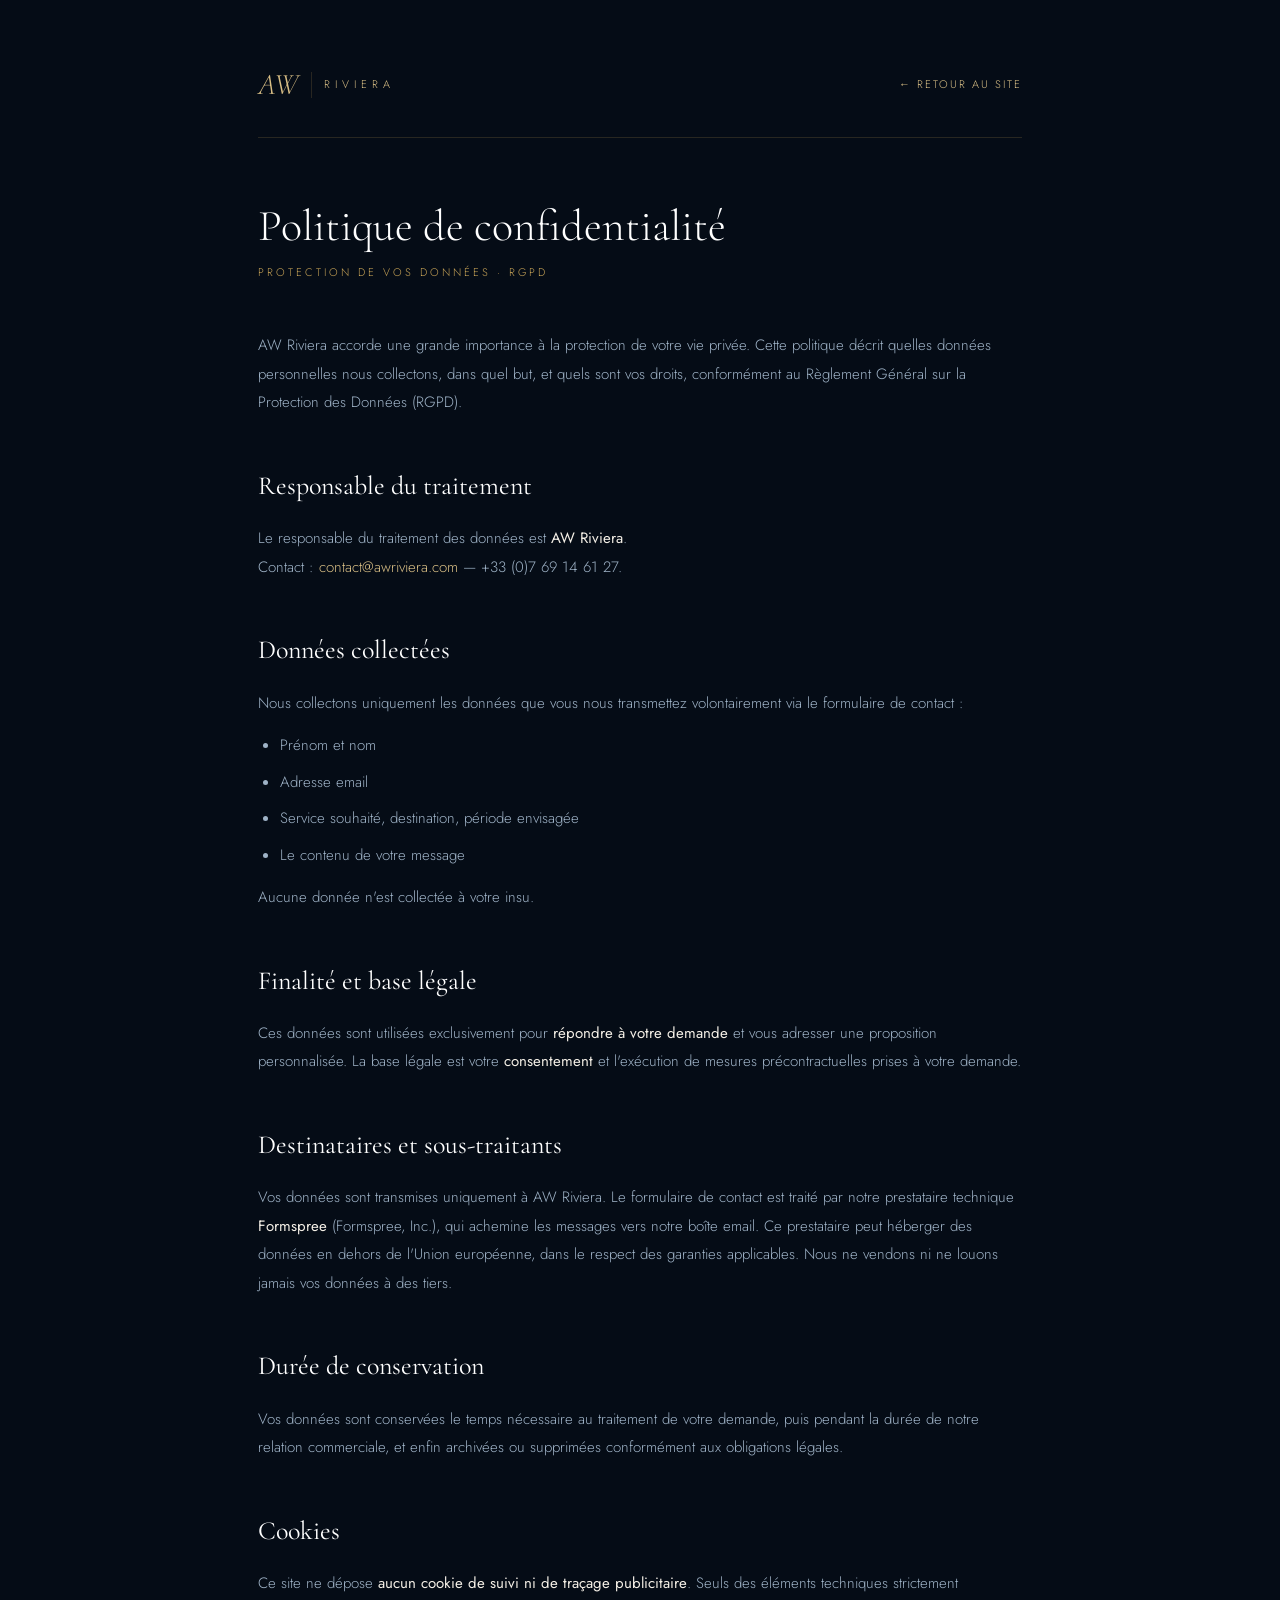
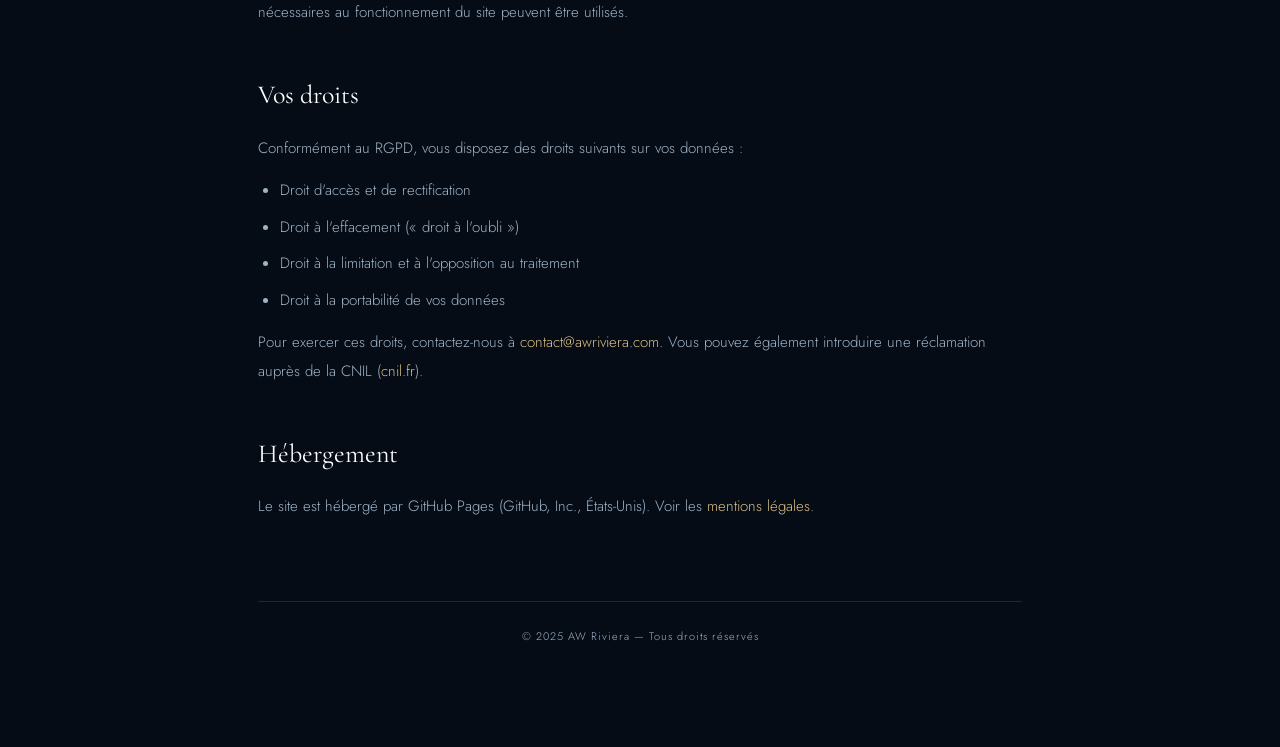
<file: confidentialite.html>
<!DOCTYPE html>
<html lang="fr">
<head>
<meta charset="UTF-8">
<meta name="viewport" content="width=device-width, initial-scale=1.0">
<title>Politique de confidentialité — AW Riviera</title>
<meta name="robots" content="index, follow">
<link rel="icon" type="image/svg+xml" href="data:image/svg+xml,%3Csvg xmlns='http://www.w3.org/2000/svg' viewBox='0 0 64 64'%3E%3Crect width='64' height='64' rx='12' fill='%23050C16'/%3E%3Ctext x='32' y='44' font-family='Georgia,serif' font-style='italic' font-size='32' fill='%23D8BE85' text-anchor='middle'%3EAW%3C/text%3E%3C/svg%3E">
<link rel="preconnect" href="https://fonts.googleapis.com">
<link rel="preconnect" href="https://fonts.gstatic.com" crossorigin>
<link href="https://fonts.googleapis.com/css2?family=Cormorant+Garamond:ital,wght@0,300;0,400;1,400&family=Jost:wght@300;400&display=swap" rel="stylesheet">
<style>
:root{--navy:#050C16;--navy2:#0A1726;--gold:#C6A256;--gold2:#D8BE85;--cream:#F4EFE6;--muted:#9FB3C7;--border:rgba(198,162,86,.18);}
*{margin:0;padding:0;box-sizing:border-box;}
body{background:var(--navy);color:var(--cream);font-family:'Jost',sans-serif;font-weight:300;line-height:1.9;}
a{color:var(--gold2);text-decoration:none;transition:color .25s;}
a:hover{color:var(--gold);}
.wrap{max-width:820px;margin:0 auto;padding:56px 28px 100px;}
.top{display:flex;align-items:center;justify-content:space-between;margin-bottom:64px;padding-bottom:24px;border-bottom:1px solid var(--border);}
.logo{display:flex;align-items:center;gap:12px;}
.logo-aw{font-family:'Cormorant Garamond',serif;font-style:italic;font-size:30px;color:var(--gold2);}
.logo-sep{width:1px;height:26px;background:var(--border);}
.logo-riviera{font-size:11px;letter-spacing:5px;text-transform:uppercase;}
.back{font-size:11px;letter-spacing:2px;text-transform:uppercase;}
h1{font-family:'Cormorant Garamond',serif;font-weight:300;font-size:44px;color:#fff;margin-bottom:12px;line-height:1.1;}
.subtitle{font-size:11px;letter-spacing:3px;text-transform:uppercase;color:var(--gold);margin-bottom:48px;}
h2{font-family:'Cormorant Garamond',serif;font-weight:400;font-size:26px;color:#fff;margin:44px 0 14px;}
p{color:var(--muted);margin-bottom:14px;font-size:15px;}
ul{color:var(--muted);margin:0 0 14px 22px;font-size:15px;}
li{margin-bottom:8px;}
strong{color:var(--cream);font-weight:400;}
.foot{margin-top:80px;padding-top:24px;border-top:1px solid var(--border);font-size:11px;letter-spacing:1px;color:var(--muted);text-align:center;}
</style>
</head>
<body>
<div class="wrap">
  <div class="top">
    <a href="index.html" class="logo">
      <span class="logo-aw">AW</span><span class="logo-sep"></span><span class="logo-riviera">Riviera</span>
    </a>
    <a href="index.html" class="back">← Retour au site</a>
  </div>

  <h1>Politique de confidentialité</h1>
  <div class="subtitle">Protection de vos données · RGPD</div>

  <p>
    AW Riviera accorde une grande importance à la protection de votre vie privée. Cette politique décrit quelles données
    personnelles nous collectons, dans quel but, et quels sont vos droits, conformément au Règlement Général sur la
    Protection des Données (RGPD).
  </p>

  <h2>Responsable du traitement</h2>
  <p>
    Le responsable du traitement des données est <strong>AW Riviera</strong>.<br>
    Contact : <a href="mailto:contact@awriviera.com">contact@awriviera.com</a> — +33 (0)7 69 14 61 27.
  </p>

  <h2>Données collectées</h2>
  <p>Nous collectons uniquement les données que vous nous transmettez volontairement via le formulaire de contact :</p>
  <ul>
    <li>Prénom et nom</li>
    <li>Adresse email</li>
    <li>Service souhaité, destination, période envisagée</li>
    <li>Le contenu de votre message</li>
  </ul>
  <p>Aucune donnée n'est collectée à votre insu.</p>

  <h2>Finalité et base légale</h2>
  <p>
    Ces données sont utilisées exclusivement pour <strong>répondre à votre demande</strong> et vous adresser une
    proposition personnalisée. La base légale est votre <strong>consentement</strong> et l'exécution de mesures
    précontractuelles prises à votre demande.
  </p>

  <h2>Destinataires et sous-traitants</h2>
  <p>
    Vos données sont transmises uniquement à AW Riviera. Le formulaire de contact est traité par notre prestataire
    technique <strong>Formspree</strong> (Formspree, Inc.), qui achemine les messages vers notre boîte email. Ce
    prestataire peut héberger des données en dehors de l'Union européenne, dans le respect des garanties applicables.
    Nous ne vendons ni ne louons jamais vos données à des tiers.
  </p>

  <h2>Durée de conservation</h2>
  <p>
    Vos données sont conservées le temps nécessaire au traitement de votre demande, puis pendant la durée de notre
    relation commerciale, et enfin archivées ou supprimées conformément aux obligations légales.
  </p>

  <h2>Cookies</h2>
  <p>
    Ce site ne dépose <strong>aucun cookie de suivi ni de traçage publicitaire</strong>. Seuls des éléments techniques
    strictement nécessaires au fonctionnement du site peuvent être utilisés.
  </p>

  <h2>Vos droits</h2>
  <p>Conformément au RGPD, vous disposez des droits suivants sur vos données :</p>
  <ul>
    <li>Droit d'accès et de rectification</li>
    <li>Droit à l'effacement (« droit à l'oubli »)</li>
    <li>Droit à la limitation et à l'opposition au traitement</li>
    <li>Droit à la portabilité de vos données</li>
  </ul>
  <p>
    Pour exercer ces droits, contactez-nous à <a href="mailto:contact@awriviera.com">contact@awriviera.com</a>. Vous pouvez
    également introduire une réclamation auprès de la CNIL (<a href="https://www.cnil.fr" target="_blank" rel="noopener">cnil.fr</a>).
  </p>

  <h2>Hébergement</h2>
  <p>Le site est hébergé par GitHub Pages (GitHub, Inc., États-Unis). Voir les <a href="mentions-legales.html">mentions légales</a>.</p>

  <div class="foot">© 2025 AW Riviera — Tous droits réservés</div>
</div>
</body>
</html>
</file>
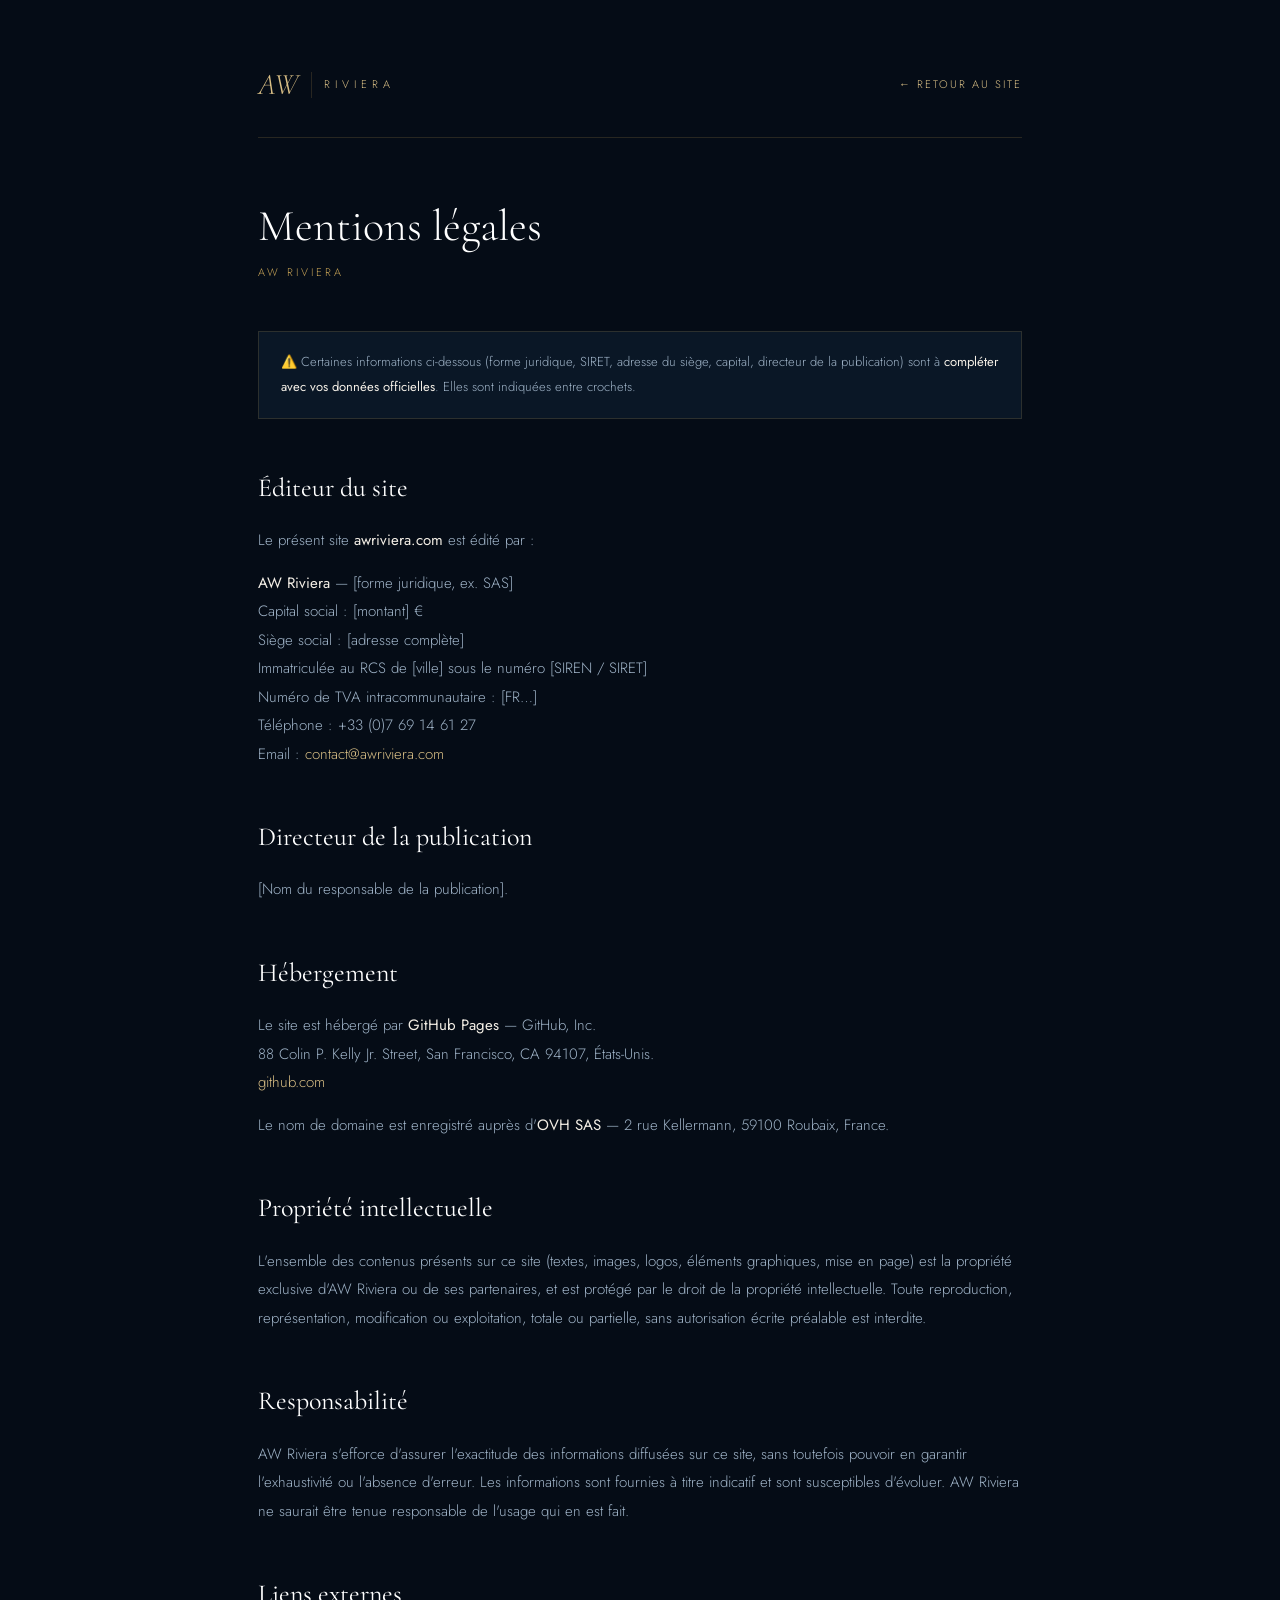
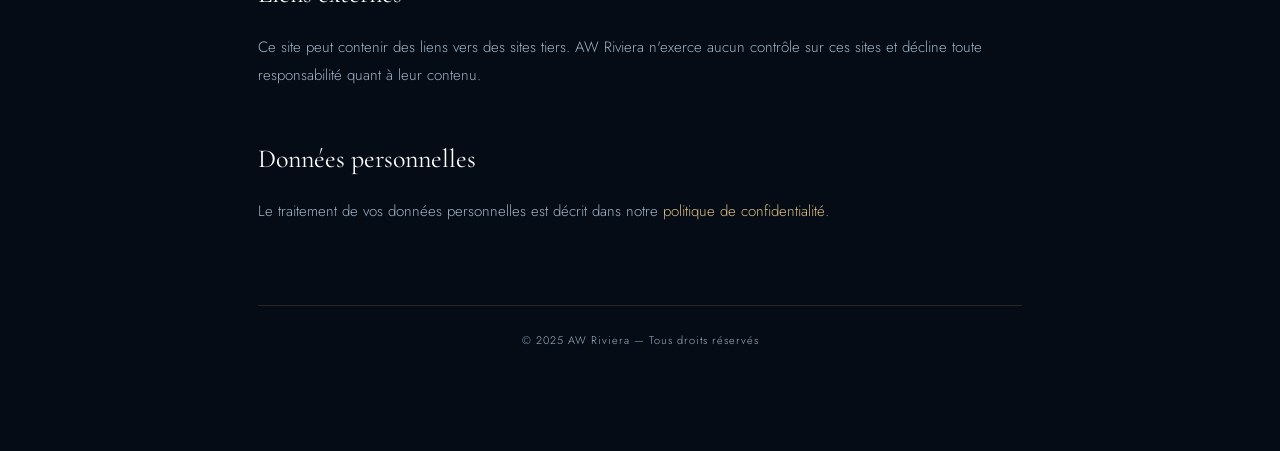
<file: mentions-legales.html>
<!DOCTYPE html>
<html lang="fr">
<head>
<meta charset="UTF-8">
<meta name="viewport" content="width=device-width, initial-scale=1.0">
<title>Mentions légales — AW Riviera</title>
<meta name="robots" content="index, follow">
<link rel="icon" type="image/svg+xml" href="data:image/svg+xml,%3Csvg xmlns='http://www.w3.org/2000/svg' viewBox='0 0 64 64'%3E%3Crect width='64' height='64' rx='12' fill='%23050C16'/%3E%3Ctext x='32' y='44' font-family='Georgia,serif' font-style='italic' font-size='32' fill='%23D8BE85' text-anchor='middle'%3EAW%3C/text%3E%3C/svg%3E">
<link rel="preconnect" href="https://fonts.googleapis.com">
<link rel="preconnect" href="https://fonts.gstatic.com" crossorigin>
<link href="https://fonts.googleapis.com/css2?family=Cormorant+Garamond:ital,wght@0,300;0,400;1,400&family=Jost:wght@300;400&display=swap" rel="stylesheet">
<style>
:root{--navy:#050C16;--navy2:#0A1726;--gold:#C6A256;--gold2:#D8BE85;--cream:#F4EFE6;--muted:#9FB3C7;--border:rgba(198,162,86,.18);}
*{margin:0;padding:0;box-sizing:border-box;}
body{background:var(--navy);color:var(--cream);font-family:'Jost',sans-serif;font-weight:300;line-height:1.9;}
a{color:var(--gold2);text-decoration:none;transition:color .25s;}
a:hover{color:var(--gold);}
.wrap{max-width:820px;margin:0 auto;padding:56px 28px 100px;}
.top{display:flex;align-items:center;justify-content:space-between;margin-bottom:64px;padding-bottom:24px;border-bottom:1px solid var(--border);}
.logo{display:flex;align-items:center;gap:12px;}
.logo-aw{font-family:'Cormorant Garamond',serif;font-style:italic;font-size:30px;color:var(--gold2);}
.logo-sep{width:1px;height:26px;background:var(--border);}
.logo-riviera{font-size:11px;letter-spacing:5px;text-transform:uppercase;}
.back{font-size:11px;letter-spacing:2px;text-transform:uppercase;}
h1{font-family:'Cormorant Garamond',serif;font-weight:300;font-size:44px;color:#fff;margin-bottom:12px;line-height:1.1;}
.subtitle{font-size:11px;letter-spacing:3px;text-transform:uppercase;color:var(--gold);margin-bottom:48px;}
h2{font-family:'Cormorant Garamond',serif;font-weight:400;font-size:26px;color:#fff;margin:44px 0 14px;}
p{color:var(--muted);margin-bottom:14px;font-size:15px;}
strong{color:var(--cream);font-weight:400;}
.note{background:var(--navy2);border:1px solid var(--border);padding:18px 22px;font-size:13px;color:var(--muted);margin:24px 0;}
.foot{margin-top:80px;padding-top:24px;border-top:1px solid var(--border);font-size:11px;letter-spacing:1px;color:var(--muted);text-align:center;}
</style>
</head>
<body>
<div class="wrap">
  <div class="top">
    <a href="index.html" class="logo">
      <span class="logo-aw">AW</span><span class="logo-sep"></span><span class="logo-riviera">Riviera</span>
    </a>
    <a href="index.html" class="back">← Retour au site</a>
  </div>

  <h1>Mentions légales</h1>
  <div class="subtitle">AW Riviera</div>

  <div class="note">
    ⚠️ Certaines informations ci-dessous (forme juridique, SIRET, adresse du siège, capital, directeur de la publication)
    sont à <strong>compléter avec vos données officielles</strong>. Elles sont indiquées entre crochets.
  </div>

  <h2>Éditeur du site</h2>
  <p>Le présent site <strong>awriviera.com</strong> est édité par :</p>
  <p>
    <strong>AW Riviera</strong> — [forme juridique, ex. SAS]<br>
    Capital social : [montant] €<br>
    Siège social : [adresse complète]<br>
    Immatriculée au RCS de [ville] sous le numéro [SIREN / SIRET]<br>
    Numéro de TVA intracommunautaire : [FR…]<br>
    Téléphone : +33 (0)7 69 14 61 27<br>
    Email : <a href="mailto:contact@awriviera.com">contact@awriviera.com</a>
  </p>

  <h2>Directeur de la publication</h2>
  <p>[Nom du responsable de la publication].</p>

  <h2>Hébergement</h2>
  <p>
    Le site est hébergé par <strong>GitHub Pages</strong> — GitHub, Inc.<br>
    88 Colin P. Kelly Jr. Street, San Francisco, CA 94107, États-Unis.<br>
    <a href="https://github.com" target="_blank" rel="noopener">github.com</a>
  </p>
  <p>Le nom de domaine est enregistré auprès d'<strong>OVH SAS</strong> — 2 rue Kellermann, 59100 Roubaix, France.</p>

  <h2>Propriété intellectuelle</h2>
  <p>
    L'ensemble des contenus présents sur ce site (textes, images, logos, éléments graphiques, mise en page) est la
    propriété exclusive d'AW Riviera ou de ses partenaires, et est protégé par le droit de la propriété intellectuelle.
    Toute reproduction, représentation, modification ou exploitation, totale ou partielle, sans autorisation écrite
    préalable est interdite.
  </p>

  <h2>Responsabilité</h2>
  <p>
    AW Riviera s'efforce d'assurer l'exactitude des informations diffusées sur ce site, sans toutefois pouvoir en
    garantir l'exhaustivité ou l'absence d'erreur. Les informations sont fournies à titre indicatif et sont susceptibles
    d'évoluer. AW Riviera ne saurait être tenue responsable de l'usage qui en est fait.
  </p>

  <h2>Liens externes</h2>
  <p>
    Ce site peut contenir des liens vers des sites tiers. AW Riviera n'exerce aucun contrôle sur ces sites et décline
    toute responsabilité quant à leur contenu.
  </p>

  <h2>Données personnelles</h2>
  <p>
    Le traitement de vos données personnelles est décrit dans notre
    <a href="confidentialite.html">politique de confidentialité</a>.
  </p>

  <div class="foot">© 2025 AW Riviera — Tous droits réservés</div>
</div>
</body>
</html>
</file>
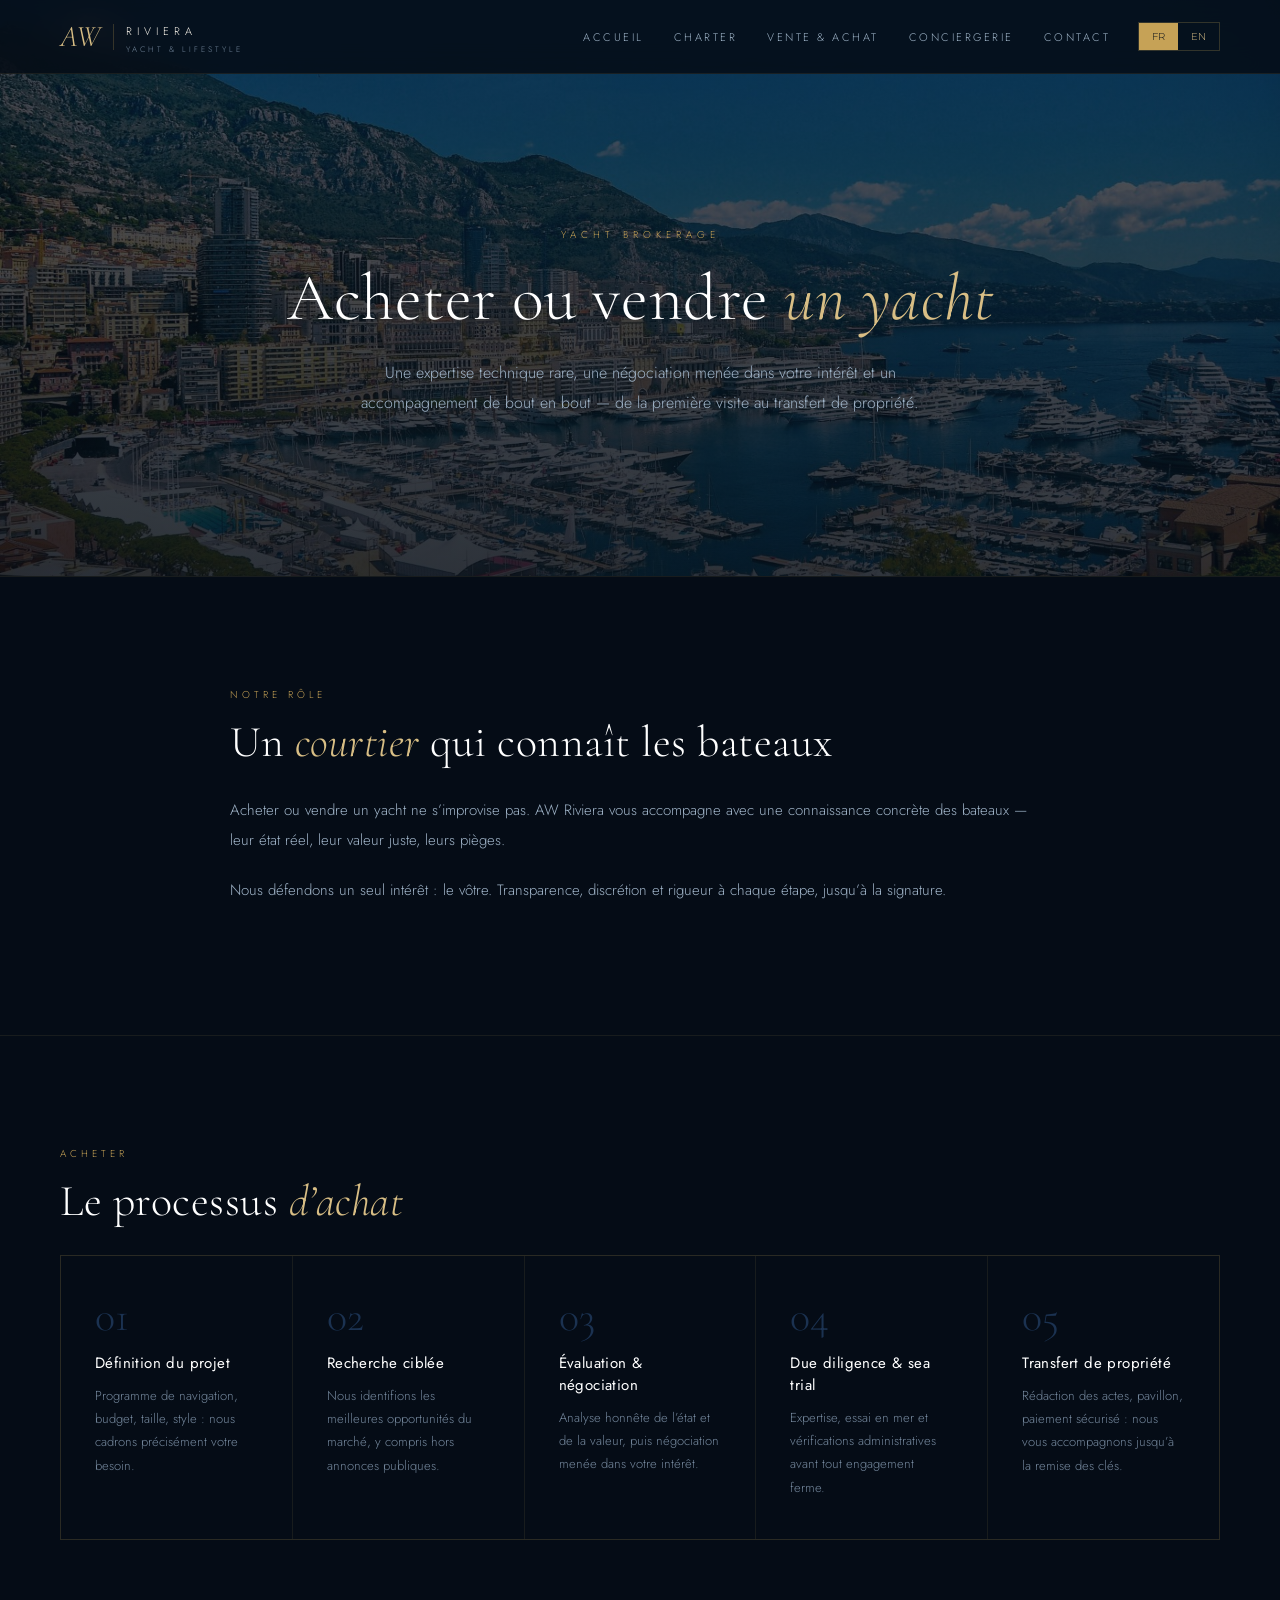
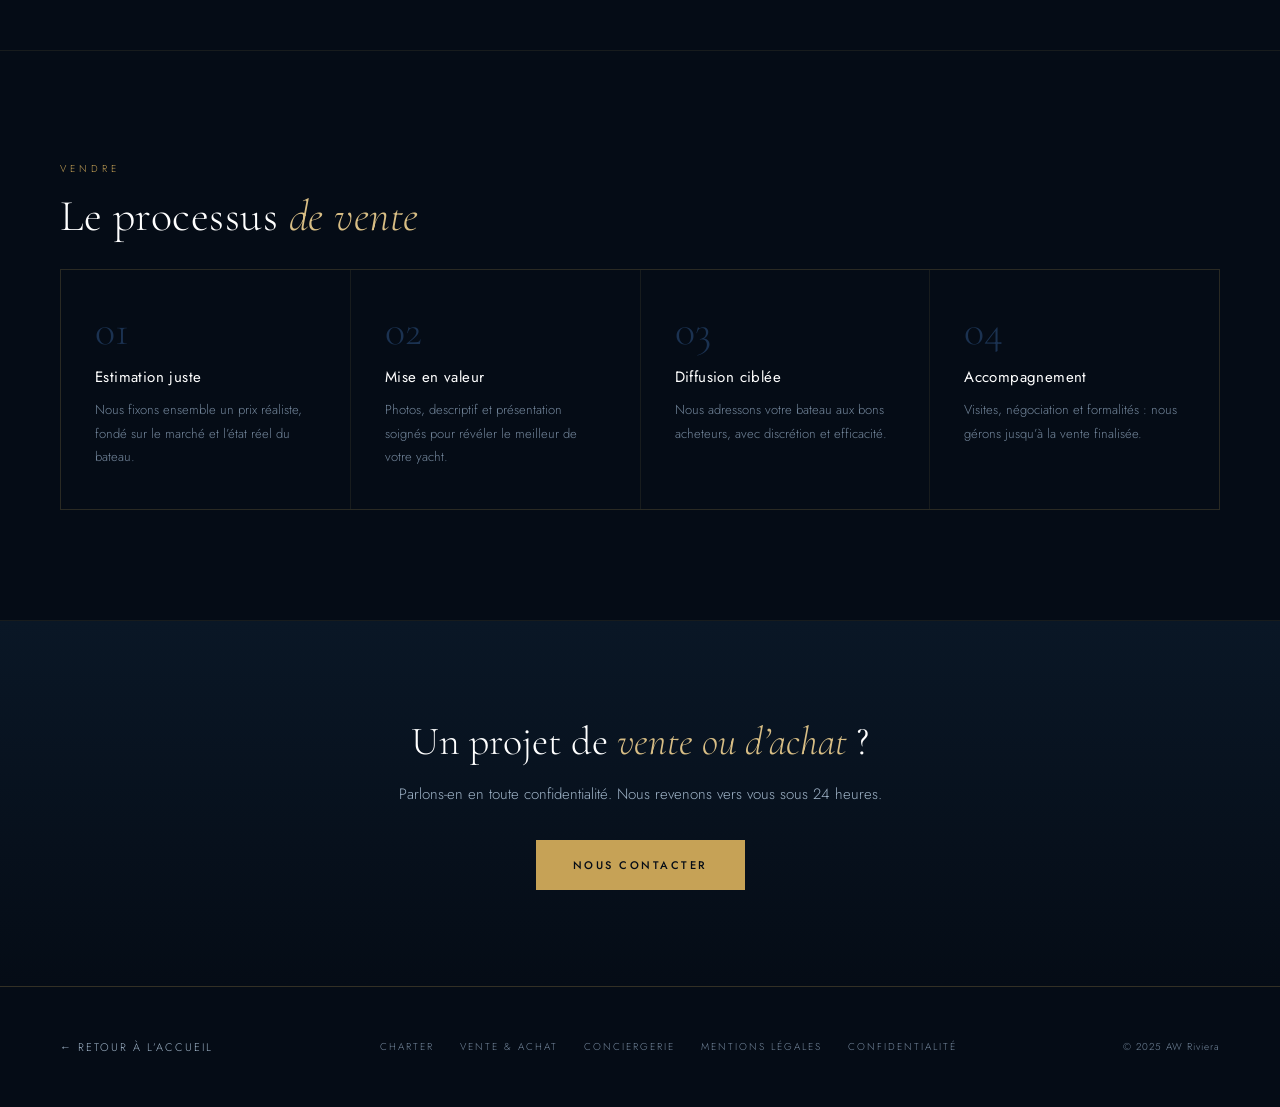
<file: vente-achat.html>
<!DOCTYPE html>
<html lang="fr">
<head>
<meta charset="UTF-8">
<meta name="viewport" content="width=device-width, initial-scale=1.0">
<title>Vente &amp; Achat de yacht — Brokerage | AW Riviera</title>
<meta name="description" content="Achat et vente de yachts avec AW Riviera : recherche ciblée, évaluation technique, négociation, due diligence, sea trial et transfert de propriété. Un accompagnement d'expert sur la Côte d'Azur et en Méditerranée.">
<link rel="canonical" href="https://awriviera.com/vente-achat.html">
<meta property="og:title" content="Vente & Achat de yacht — Brokerage | AW Riviera">
<meta property="og:description" content="Achat et vente de yachts : un accompagnement d'expert, de la recherche à la transaction.">
<meta property="og:image" content="https://awriviera.com/images/monaco.jpg">
<meta property="og:url" content="https://awriviera.com/vente-achat.html">
<link rel="icon" type="image/svg+xml" href="data:image/svg+xml,%3Csvg xmlns='http://www.w3.org/2000/svg' viewBox='0 0 64 64'%3E%3Crect width='64' height='64' rx='12' fill='%23050C16'/%3E%3Ctext x='32' y='44' font-family='Georgia,serif' font-style='italic' font-size='32' fill='%23D8BE85' text-anchor='middle'%3EAW%3C/text%3E%3C/svg%3E">
<link rel="preconnect" href="https://fonts.googleapis.com">
<link rel="preconnect" href="https://fonts.gstatic.com" crossorigin>
<link href="https://fonts.googleapis.com/css2?family=Cormorant+Garamond:ital,wght@0,300;0,400;1,300;1,400&family=Jost:wght@200;300;400;500&family=Montserrat:wght@400;500&display=swap" rel="stylesheet">
<link rel="stylesheet" href="pages.css">
</head>
<body>

<header class="site-header">
  <a href="index.html" class="logo">
    <span class="logo-aw">AW</span><span class="logo-sep"></span>
    <span><span class="logo-riviera">Riviera</span><span class="logo-tag">Yacht &amp; Lifestyle</span></span>
  </a>
  <div class="header-right">
    <nav class="header-nav">
      <a href="index.html" data-i18n="nav_home">Accueil</a>
      <a href="charter.html" data-i18n="nav_charter">Charter</a>
      <a href="vente-achat.html" data-i18n="nav_sale">Vente &amp; Achat</a>
      <a href="conciergerie.html" data-i18n="nav_concierge">Conciergerie</a>
      <a href="index.html#contact" data-i18n="nav_contact">Contact</a>
    </nav>
    <div id="lang-toggle">
      <button data-lang="fr" class="active" onclick="setLang('fr')">FR</button>
      <button data-lang="en" onclick="setLang('en')">EN</button>
    </div>
  </div>
</header>

<section class="ph-hero">
  <div class="ph-hero-bg" style="background-image:url('images/monaco.jpg')"></div>
  <div class="ph-hero-inner">
    <div class="ph-eyebrow" data-i18n="hero_eyebrow">Yacht Brokerage</div>
    <h1 data-i18n="hero_title" data-i18n-html>Acheter ou vendre <em>un yacht</em></h1>
    <p data-i18n="hero_sub">Une expertise technique rare, une négociation menée dans votre intérêt et un accompagnement de bout en bout — de la première visite au transfert de propriété.</p>
  </div>
</section>

<section class="block">
  <div class="container-narrow">
    <div class="sec-eyebrow reveal" data-i18n="intro_eyebrow">Notre rôle</div>
    <h2 class="sec-title reveal" data-i18n="intro_title" data-i18n-html>Un <em>courtier</em> qui connaît les bateaux</h2>
    <div class="prose reveal">
      <p class="lead" data-i18n="intro_lead">Acheter ou vendre un yacht ne s'improvise pas. AW Riviera vous accompagne avec une connaissance concrète des bateaux — leur état réel, leur valeur juste, leurs pièges.</p>
      <p data-i18n="intro_p1">Nous défendons un seul intérêt : le vôtre. Transparence, discrétion et rigueur à chaque étape, jusqu'à la signature.</p>
    </div>
  </div>
</section>

<section class="block">
  <div class="container">
    <div class="sec-eyebrow reveal" data-i18n="buy_eyebrow">Acheter</div>
    <h2 class="sec-title reveal" data-i18n="buy_title" data-i18n-html>Le processus <em>d'achat</em></h2>
    <div class="steps">
      <div class="step reveal">
        <div class="step-num">01</div>
        <h3 data-i18n="buy1_t">Définition du projet</h3>
        <p data-i18n="buy1_p">Programme de navigation, budget, taille, style : nous cadrons précisément votre besoin.</p>
      </div>
      <div class="step reveal reveal-d1">
        <div class="step-num">02</div>
        <h3 data-i18n="buy2_t">Recherche ciblée</h3>
        <p data-i18n="buy2_p">Nous identifions les meilleures opportunités du marché, y compris hors annonces publiques.</p>
      </div>
      <div class="step reveal reveal-d2">
        <div class="step-num">03</div>
        <h3 data-i18n="buy3_t">Évaluation &amp; négociation</h3>
        <p data-i18n="buy3_p">Analyse honnête de l'état et de la valeur, puis négociation menée dans votre intérêt.</p>
      </div>
      <div class="step reveal reveal-d3">
        <div class="step-num">04</div>
        <h3 data-i18n="buy4_t">Due diligence &amp; sea trial</h3>
        <p data-i18n="buy4_p">Expertise, essai en mer et vérifications administratives avant tout engagement ferme.</p>
      </div>
      <div class="step reveal">
        <div class="step-num">05</div>
        <h3 data-i18n="buy5_t">Transfert de propriété</h3>
        <p data-i18n="buy5_p">Rédaction des actes, pavillon, paiement sécurisé : nous vous accompagnons jusqu'à la remise des clés.</p>
      </div>
    </div>
  </div>
</section>

<section class="block">
  <div class="container">
    <div class="sec-eyebrow reveal" data-i18n="sell_eyebrow">Vendre</div>
    <h2 class="sec-title reveal" data-i18n="sell_title" data-i18n-html>Le processus <em>de vente</em></h2>
    <div class="steps">
      <div class="step reveal">
        <div class="step-num">01</div>
        <h3 data-i18n="sell1_t">Estimation juste</h3>
        <p data-i18n="sell1_p">Nous fixons ensemble un prix réaliste, fondé sur le marché et l'état réel du bateau.</p>
      </div>
      <div class="step reveal reveal-d1">
        <div class="step-num">02</div>
        <h3 data-i18n="sell2_t">Mise en valeur</h3>
        <p data-i18n="sell2_p">Photos, descriptif et présentation soignés pour révéler le meilleur de votre yacht.</p>
      </div>
      <div class="step reveal reveal-d2">
        <div class="step-num">03</div>
        <h3 data-i18n="sell3_t">Diffusion ciblée</h3>
        <p data-i18n="sell3_p">Nous adressons votre bateau aux bons acheteurs, avec discrétion et efficacité.</p>
      </div>
      <div class="step reveal reveal-d3">
        <div class="step-num">04</div>
        <h3 data-i18n="sell4_t">Accompagnement</h3>
        <p data-i18n="sell4_p">Visites, négociation et formalités : nous gérons jusqu'à la vente finalisée.</p>
      </div>
    </div>
  </div>
</section>

<div class="cta-band">
  <h2 data-i18n="cta_title" data-i18n-html>Un projet de <em>vente ou d'achat</em> ?</h2>
  <p data-i18n="cta_sub">Parlons-en en toute confidentialité. Nous revenons vers vous sous 24 heures.</p>
  <a href="index.html#contact" class="btn-primary" data-i18n="cta_btn">Nous contacter</a>
</div>

<footer class="site-footer">
  <a href="index.html" class="backhome" data-i18n="back_home">← Retour à l'accueil</a>
  <div class="flinks">
    <a href="charter.html" data-i18n="nav_charter">Charter</a>
    <a href="vente-achat.html" data-i18n="nav_sale">Vente &amp; Achat</a>
    <a href="conciergerie.html" data-i18n="nav_concierge">Conciergerie</a>
    <a href="mentions-legales.html" data-i18n="footer_legal">Mentions légales</a>
    <a href="confidentialite.html" data-i18n="footer_privacy">Confidentialité</a>
  </div>
  <div class="fcopy">© 2025 AW Riviera</div>
</footer>

<script>
window.I18N = {
  fr: {
    nav_home:'Accueil', nav_charter:'Charter', nav_sale:'Vente & Achat', nav_concierge:'Conciergerie', nav_contact:'Contact',
    hero_eyebrow:'Yacht Brokerage',
    hero_title:'Acheter ou vendre <em>un yacht</em>',
    hero_sub:'Une expertise technique rare, une négociation menée dans votre intérêt et un accompagnement de bout en bout — de la première visite au transfert de propriété.',
    intro_eyebrow:'Notre rôle',
    intro_title:'Un <em>courtier</em> qui connaît les bateaux',
    intro_lead:'Acheter ou vendre un yacht ne s’improvise pas. AW Riviera vous accompagne avec une connaissance concrète des bateaux — leur état réel, leur valeur juste, leurs pièges.',
    intro_p1:'Nous défendons un seul intérêt : le vôtre. Transparence, discrétion et rigueur à chaque étape, jusqu’à la signature.',
    buy_eyebrow:'Acheter', buy_title:'Le processus <em>d’achat</em>',
    buy1_t:'Définition du projet', buy1_p:'Programme de navigation, budget, taille, style : nous cadrons précisément votre besoin.',
    buy2_t:'Recherche ciblée', buy2_p:'Nous identifions les meilleures opportunités du marché, y compris hors annonces publiques.',
    buy3_t:'Évaluation & négociation', buy3_p:'Analyse honnête de l’état et de la valeur, puis négociation menée dans votre intérêt.',
    buy4_t:'Due diligence & sea trial', buy4_p:'Expertise, essai en mer et vérifications administratives avant tout engagement ferme.',
    buy5_t:'Transfert de propriété', buy5_p:'Rédaction des actes, pavillon, paiement sécurisé : nous vous accompagnons jusqu’à la remise des clés.',
    sell_eyebrow:'Vendre', sell_title:'Le processus <em>de vente</em>',
    sell1_t:'Estimation juste', sell1_p:'Nous fixons ensemble un prix réaliste, fondé sur le marché et l’état réel du bateau.',
    sell2_t:'Mise en valeur', sell2_p:'Photos, descriptif et présentation soignés pour révéler le meilleur de votre yacht.',
    sell3_t:'Diffusion ciblée', sell3_p:'Nous adressons votre bateau aux bons acheteurs, avec discrétion et efficacité.',
    sell4_t:'Accompagnement', sell4_p:'Visites, négociation et formalités : nous gérons jusqu’à la vente finalisée.',
    cta_title:'Un projet de <em>vente ou d’achat</em> ?',
    cta_sub:'Parlons-en en toute confidentialité. Nous revenons vers vous sous 24 heures.',
    cta_btn:'Nous contacter',
    back_home:'← Retour à l’accueil', footer_legal:'Mentions légales', footer_privacy:'Confidentialité'
  },
  en: {
    nav_home:'Home', nav_charter:'Charter', nav_sale:'Sales & Purchase', nav_concierge:'Concierge', nav_contact:'Contact',
    hero_eyebrow:'Yacht Brokerage',
    hero_title:'Buy or sell <em>a yacht</em>',
    hero_sub:'Rare technical expertise, negotiation led in your interest and end-to-end guidance — from the first viewing to the transfer of ownership.',
    intro_eyebrow:'Our role',
    intro_title:'A <em>broker</em> who knows the boats',
    intro_lead:'Buying or selling a yacht is not something to improvise. AW Riviera guides you with concrete knowledge of the boats — their true condition, their fair value, their pitfalls.',
    intro_p1:'We defend one interest only: yours. Transparency, discretion and rigour at every step, all the way to signing.',
    buy_eyebrow:'Buying', buy_title:'The <em>buying</em> process',
    buy1_t:'Defining the project', buy1_p:'Cruising programme, budget, size, style: we precisely frame your needs.',
    buy2_t:'Targeted search', buy2_p:'We identify the best opportunities on the market, including off-market listings.',
    buy3_t:'Appraisal & negotiation', buy3_p:'Honest analysis of condition and value, then negotiation led in your interest.',
    buy4_t:'Due diligence & sea trial', buy4_p:'Survey, sea trial and administrative checks before any firm commitment.',
    buy5_t:'Transfer of ownership', buy5_p:'Contracts, flag registration, secure payment: we guide you through to handover.',
    sell_eyebrow:'Selling', sell_title:'The <em>selling</em> process',
    sell1_t:'Fair valuation', sell1_p:'Together we set a realistic price based on the market and the boat’s true condition.',
    sell2_t:'Showcasing', sell2_p:'Careful photos, description and presentation to reveal the best of your yacht.',
    sell3_t:'Targeted marketing', sell3_p:'We present your boat to the right buyers, discreetly and effectively.',
    sell4_t:'Full guidance', sell4_p:'Viewings, negotiation and formalities: we handle everything through to a completed sale.',
    cta_title:'Planning a <em>sale or purchase</em>?',
    cta_sub:'Let’s talk in complete confidence. We get back to you within 24 hours.',
    cta_btn:'Contact us',
    back_home:'← Back to home', footer_legal:'Legal notice', footer_privacy:'Privacy'
  }
};
</script>
<script src="pages.js"></script>
</body>
</html>
</file>
<file: pages.css>
/* ===== AW Riviera — styles partagés des pages internes ===== */
:root{
  --navy:#050C16;--navy2:#0A1726;--navy3:#122339;--navy4:#1B3251;
  --gold:#C6A256;--gold2:#D8BE85;--gold3:#EAD6A6;
  --cream:#F4EFE6;--white:#FFFFFF;--muted:#74879C;--muted2:#9FB3C7;
  --border:rgba(198,162,86,.24);--border2:rgba(198,162,86,.10);
  --ease:cubic-bezier(.22,.61,.36,1);
}
*{margin:0;padding:0;box-sizing:border-box;}
html{scroll-behavior:smooth;}
body{background:var(--navy);color:var(--cream);font-family:'Jost',sans-serif;font-weight:300;-webkit-font-smoothing:antialiased;overflow-x:hidden;}
a{color:var(--gold2);text-decoration:none;transition:color .25s var(--ease);}
::selection{background:var(--gold);color:var(--navy);}

.reveal{opacity:0;transform:translateY(28px);transition:opacity 1s var(--ease),transform 1s var(--ease);}
.reveal.in{opacity:1;transform:none;}
.reveal-d1{transition-delay:.08s;}.reveal-d2{transition-delay:.16s;}.reveal-d3{transition-delay:.24s;}

/* HEADER */
.site-header{
  position:fixed;top:0;left:0;right:0;z-index:1000;
  display:flex;align-items:center;justify-content:space-between;
  padding:18px 60px;background:rgba(5,12,22,.86);
  backdrop-filter:blur(14px);-webkit-backdrop-filter:blur(14px);
  border-bottom:1px solid var(--border2);
}
.logo{display:flex;align-items:center;gap:12px;}
.logo-aw{font-family:'Cormorant Garamond',serif;font-size:30px;font-style:italic;color:var(--gold2);line-height:1;}
.logo-sep{width:1px;height:26px;background:var(--border);}
.logo-riviera{font-size:11px;letter-spacing:5px;color:var(--cream);text-transform:uppercase;}
.logo-tag{font-size:8px;letter-spacing:3px;color:var(--muted);text-transform:uppercase;display:block;margin-top:2px;}
.header-right{display:flex;align-items:center;gap:28px;}
.header-nav{display:flex;gap:30px;}
.header-nav a{font-size:11px;letter-spacing:2.5px;text-transform:uppercase;color:var(--muted2);}
.header-nav a:hover{color:var(--gold2);}
#lang-toggle{display:flex;border:1px solid var(--border);overflow:hidden;font-family:'Montserrat',sans-serif;font-size:10px;letter-spacing:2px;}
#lang-toggle button{background:transparent;border:none;color:var(--gold2);padding:7px 13px;cursor:pointer;font:inherit;transition:background .25s,color .25s;}
#lang-toggle button.active{background:var(--gold);color:var(--navy);}
#lang-toggle button:hover:not(.active){background:rgba(198,162,86,.15);}

/* HERO */
.ph-hero{position:relative;min-height:64vh;display:flex;align-items:center;justify-content:center;text-align:center;padding:160px 40px 90px;overflow:hidden;}
.ph-hero-bg{position:absolute;inset:0;background-size:cover;background-position:center;z-index:0;}
.ph-hero-bg::after{content:'';position:absolute;inset:0;background:linear-gradient(180deg,rgba(5,12,22,.62),rgba(5,12,22,.82));}
.ph-hero-inner{position:relative;z-index:2;max-width:820px;}
.ph-eyebrow{font-size:10px;letter-spacing:5px;color:var(--gold);text-transform:uppercase;margin-bottom:22px;}
.ph-hero h1{font-family:'Cormorant Garamond',serif;font-weight:300;font-size:66px;line-height:1.05;color:#fff;letter-spacing:.5px;margin-bottom:24px;}
.ph-hero h1 em{font-style:italic;color:var(--gold2);}
.ph-hero p{font-size:16px;color:var(--muted2);line-height:1.9;max-width:600px;margin:0 auto;}

/* SECTIONS */
section.block{padding:110px 60px;border-top:1px solid var(--border2);}
.container{max-width:1180px;margin:0 auto;}
.container-narrow{max-width:820px;margin:0 auto;}
.sec-eyebrow{font-size:10px;letter-spacing:4px;color:var(--gold);text-transform:uppercase;margin-bottom:16px;}
.sec-title{font-family:'Cormorant Garamond',serif;font-weight:300;font-size:44px;line-height:1.12;color:#fff;margin-bottom:28px;letter-spacing:.5px;}
.sec-title em{font-style:italic;color:var(--gold2);}
.prose p{font-size:15px;color:var(--muted2);line-height:2;margin-bottom:20px;}
.prose strong{color:var(--cream);font-weight:400;}
.lead{font-size:19px;color:var(--cream);line-height:1.8;margin-bottom:26px;}

/* PROCESS STEPS */
.steps{display:grid;grid-template-columns:repeat(auto-fit,minmax(220px,1fr));gap:1px;background:var(--border2);border:1px solid var(--border2);margin-top:20px;}
.step{background:var(--navy);padding:40px 34px;transition:background .3s var(--ease);}
.step:hover{background:var(--navy2);}
.step-num{font-family:'Cormorant Garamond',serif;font-size:42px;color:var(--navy4);line-height:1;margin-bottom:14px;}
.step h3{font-size:15px;color:#fff;font-weight:400;margin-bottom:10px;letter-spacing:.4px;}
.step p{font-size:13px;color:var(--muted);line-height:1.8;}

/* FEATURE LIST */
.features{display:grid;grid-template-columns:repeat(auto-fit,minmax(260px,1fr));gap:1px;background:var(--border2);border:1px solid var(--border2);}
.feature{background:var(--navy);padding:44px 36px;transition:background .3s var(--ease);}
.feature:hover{background:var(--navy2);}
.feature-bar{width:44px;height:2px;background:var(--gold);margin-bottom:24px;}
.feature h3{font-family:'Cormorant Garamond',serif;font-size:24px;color:#fff;font-weight:400;margin-bottom:12px;}
.feature p{font-size:13px;color:var(--muted);line-height:1.8;}

/* FLEET GRID */
.fleet{display:grid;grid-template-columns:repeat(auto-fill,minmax(320px,1fr));gap:28px;}
.boat{background:var(--navy2);border:1px solid var(--border2);overflow:hidden;transition:border-color .3s var(--ease),transform .3s var(--ease);}
.boat:hover{border-color:var(--border);transform:translateY(-4px);}
.boat-photo{height:210px;background-size:cover;background-position:center;background-color:var(--navy3);}
.boat-body{padding:26px 26px 30px;}
.boat-type{font-size:9px;letter-spacing:3px;text-transform:uppercase;color:var(--gold);margin-bottom:10px;}
.boat h3{font-family:'Cormorant Garamond',serif;font-size:26px;color:#fff;font-weight:400;margin-bottom:16px;}
.boat-specs{list-style:none;margin-bottom:20px;}
.boat-specs li{display:flex;justify-content:space-between;font-size:12px;color:var(--muted2);padding:8px 0;border-bottom:1px solid var(--border2);}
.boat-specs li:last-child{border-bottom:none;}
.boat-specs li span:first-child{color:var(--muted);}
.boat-cta{display:inline-flex;align-items:center;gap:8px;font-size:10px;letter-spacing:2px;text-transform:uppercase;color:var(--gold2);}
.boat-note{text-align:center;color:var(--muted);font-size:13px;margin-top:36px;letter-spacing:.3px;}

/* CTA BAND */
.cta-band{text-align:center;padding:96px 40px;border-top:1px solid var(--border2);background:linear-gradient(180deg,var(--navy2),var(--navy));}
.cta-band h2{font-family:'Cormorant Garamond',serif;font-weight:300;font-size:40px;color:#fff;margin-bottom:16px;}
.cta-band h2 em{font-style:italic;color:var(--gold2);}
.cta-band p{color:var(--muted2);font-size:15px;max-width:520px;margin:0 auto 32px;line-height:1.8;}
.btn-primary{display:inline-flex;align-items:center;gap:10px;background:var(--gold);color:var(--navy);font-size:11px;letter-spacing:2.5px;text-transform:uppercase;padding:16px 36px;font-weight:500;border:1px solid var(--gold);transition:all .3s var(--ease);}
.btn-primary:hover{background:var(--gold2);border-color:var(--gold2);transform:translateY(-2px);color:var(--navy);}

/* FOOTER */
.site-footer{padding:52px 60px;border-top:1px solid var(--border);display:flex;flex-wrap:wrap;gap:24px;align-items:center;justify-content:space-between;}
.site-footer .flinks{display:flex;gap:26px;flex-wrap:wrap;}
.site-footer .flinks a{font-size:10px;letter-spacing:2px;text-transform:uppercase;color:var(--muted);}
.site-footer .flinks a:hover{color:var(--gold2);}
.site-footer .fcopy{font-size:10px;letter-spacing:1px;color:var(--muted);}

/* back link */
.backhome{font-size:11px;letter-spacing:2px;text-transform:uppercase;color:var(--muted2);}
.backhome:hover{color:var(--gold2);}

@media(max-width:900px){
  .site-header{padding:14px 26px;}
  .header-nav{display:none;}
  .ph-hero h1{font-size:44px;}
  section.block{padding:80px 26px;}
  .sec-title{font-size:34px;}
  .cta-band{padding:72px 26px;}
  .site-footer{padding:40px 26px;flex-direction:column;text-align:center;}
}
</file>
